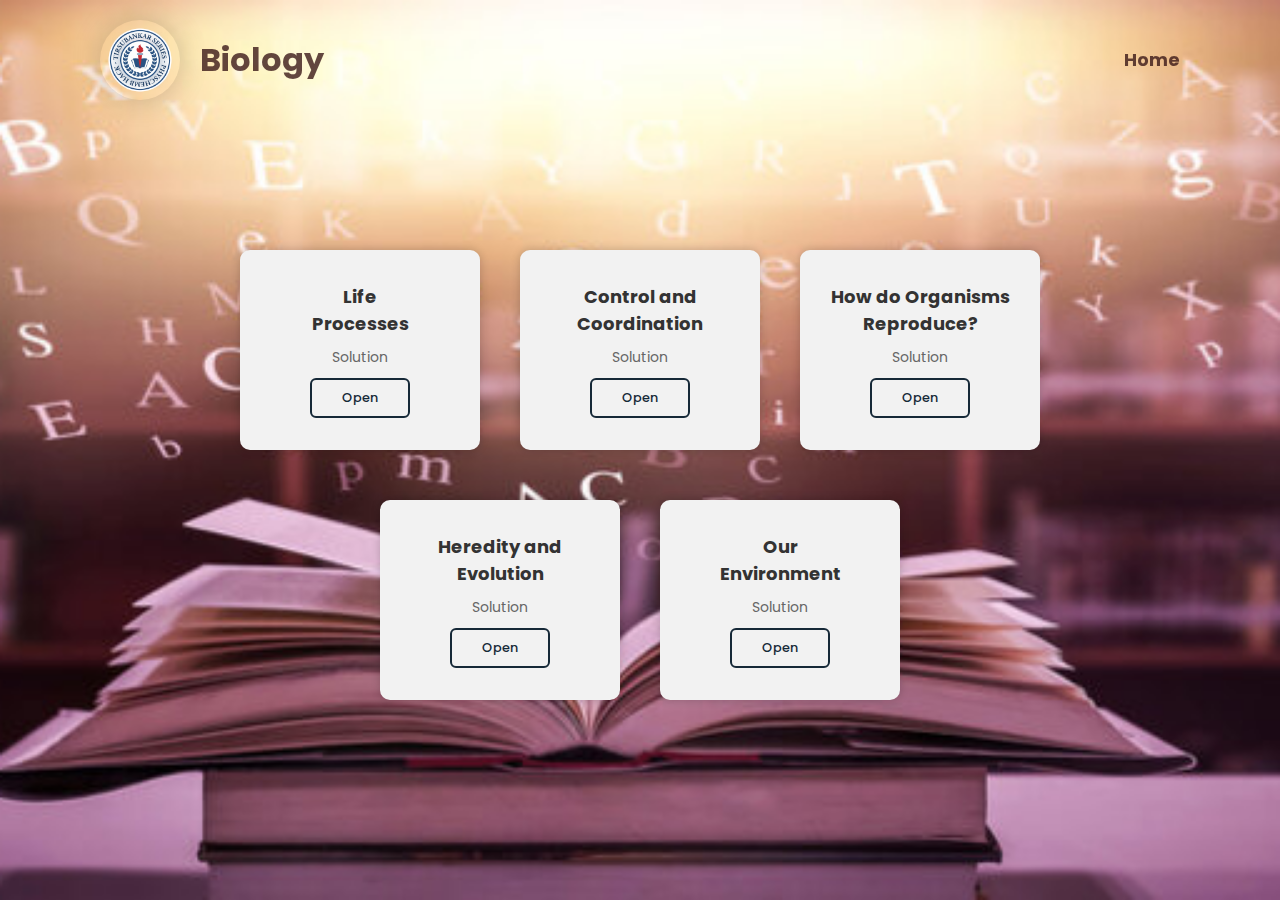
<file: bio.html>
<!DOCTYPE html>
<html lang="en">

<head>
    <link rel="stylesheet" href="style.css">
    <link rel="shortcut icon" type="x-icon" href="img/logo.png">
    <meta charset="UTF-8">
    <meta http-equiv="X-UA-Compatible" content="IE=edge">
    <meta name="viewport" content="width=device-width, initial-scale=1.0">
    <title>Tirsubankar Series - Biology</title>
</head>

<body>
    <header>
        <div class="mainm">
            <img src="img/logo.png" alt="Logo" class="logo1">
        <h2 class="logo">Biology</h2>
        </div>
        <nav class="navigation">
            <a href="index.html">Home</a>
        </nav>
    </header>
    


<div class="main-">
    
    <div class="container1">
    
        <div class="product-card1">
            <div class="product-info">
                <h3>Life <br> Processes </h3>
                <p>Solution</p>
                <a href="https://drive.google.com/file/d/1E7NQNswsSBxD-C9VWSW4lxyxaqNk6zhR/view?usp=share_link" target="_blank"><button class="mainbtn">Open</button></a>
            </div>
        </div>
    
    
        
        <div class="product-card1">
            <div class="product-info">
                <h3>Control and <br> Coordination</h3>
                <p>Solution</p>
                <a href="#"><button class="mainbtn">Open</button></a>
            </div>
        </div>
        
        <div class="product-card1">
            <div class="product-info">
                <h3>How do Organisms Reproduce?</h3>
                <p>Solution</p>
                <a href="#"><button class="mainbtn">Open</button></a>
            </div>
        </div>
    
    </div>
    <div class="container1">
        
        <div class="product-card1">
            <div class="product-info">
                <h3>Heredity and <br> Evolution </h3>
                <p>Solution</p>
                <a href="#"><button class="mainbtn">Open</button></a>
            </div>
        </div>

        
        
        <div class="product-card1">
            <div class="product-info">
                <h3>Our <br> Environment</h3>
                <p>Solution</p>
                <a href="#"><button class="mainbtn">Open</button></a>
            </div>
        </div>
    
    </div>
</div>
    



</body>

</html>
</file>
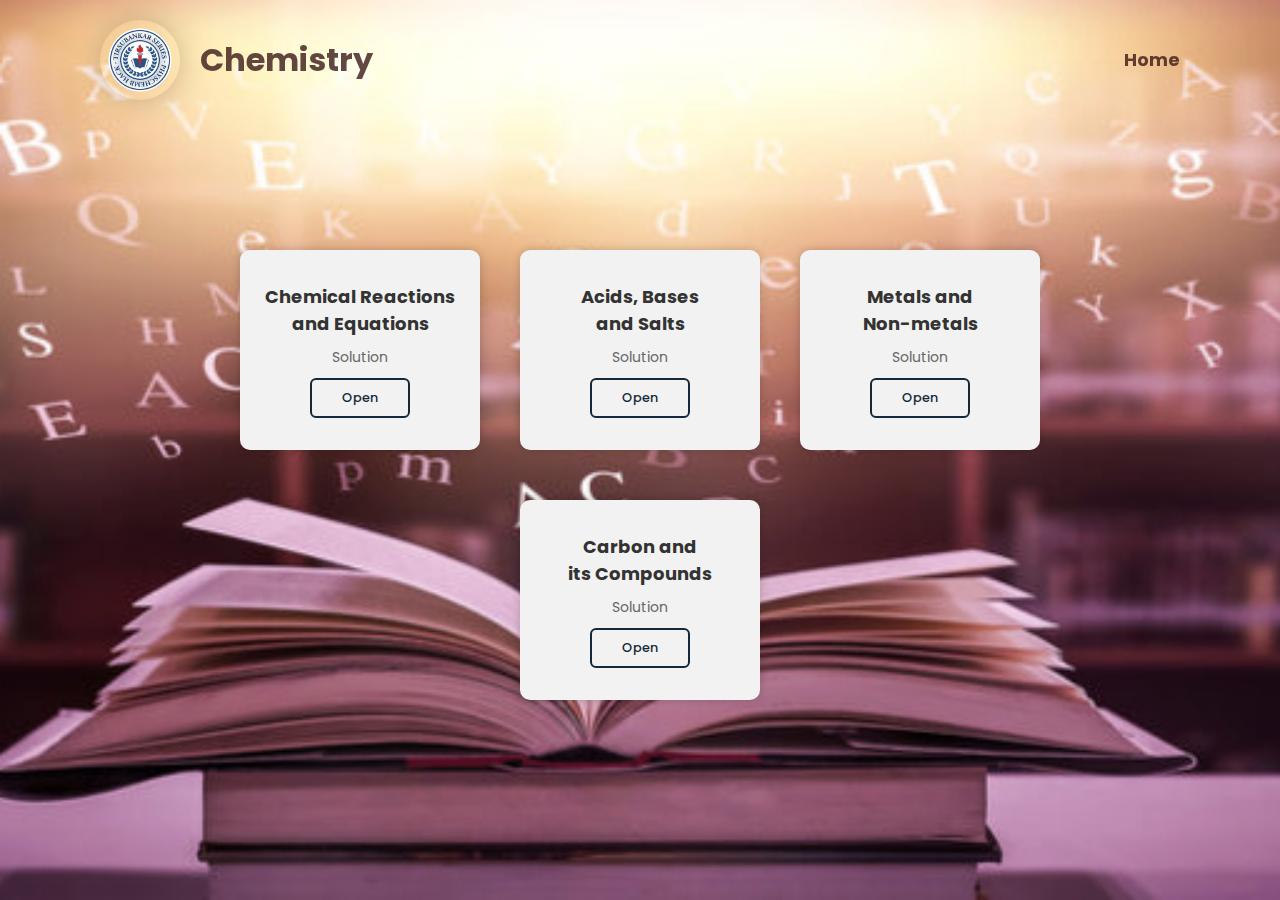
<file: chem.html>
<!DOCTYPE html>
<html lang="en">

<head>
    <link rel="stylesheet" href="style.css">
    <link rel="shortcut icon" type="x-icon" href="img/logo.png">
    <meta charset="UTF-8">
    <meta http-equiv="X-UA-Compatible" content="IE=edge">
    <meta name="viewport" content="width=device-width, initial-scale=1.0">
    <title>Tirsubankar Series - Chemistry</title>
</head>

<body>
    <header>
        <div class="mainm">
            <img src="img/logo.png" alt="Logo" class="logo1">
        <h2 class="logo">Chemistry</h2>
        </div>
        <nav class="navigation">
            <a href="index.html">Home</a>
        </nav>
    </header>
    

    

<div class="main-">
    
    <div class="container1">
    
        <div class="product-card1">
            <div class="product-info">
                <h3>Chemical Reactions <br> and Equations  </h3>
                <p>Solution</p>
                <a href#"><button class="mainbtn">Open</button></a>
            </div>
        </div>
    
    
        
        <div class="product-card1">
            <div class="product-info">
                <h3>Acids, Bases <br> and Salts</h3>
                <p>Solution</p>
                <a href#"><button class="mainbtn">Open</button></a>
            </div>
        </div>
        
        <div class="product-card1">
            <div class="product-info">
                <h3>Metals and <br> Non-metals</h3>
                <p>Solution</p>
                <a href="#"><button class="mainbtn">Open</button></a>
            </div>
        </div>
    
    </div>
    <div class="container1">
        
        <div class="product-card1">
            <div class="product-info">
                <h3>Carbon and <br> its Compounds </h3>
                <p>Solution</p>
                <a href="#"><button class="mainbtn">Open</button></a>
            </div>
        </div>
    
    
        
    </div>
</div>



</body>

</html>
</file>
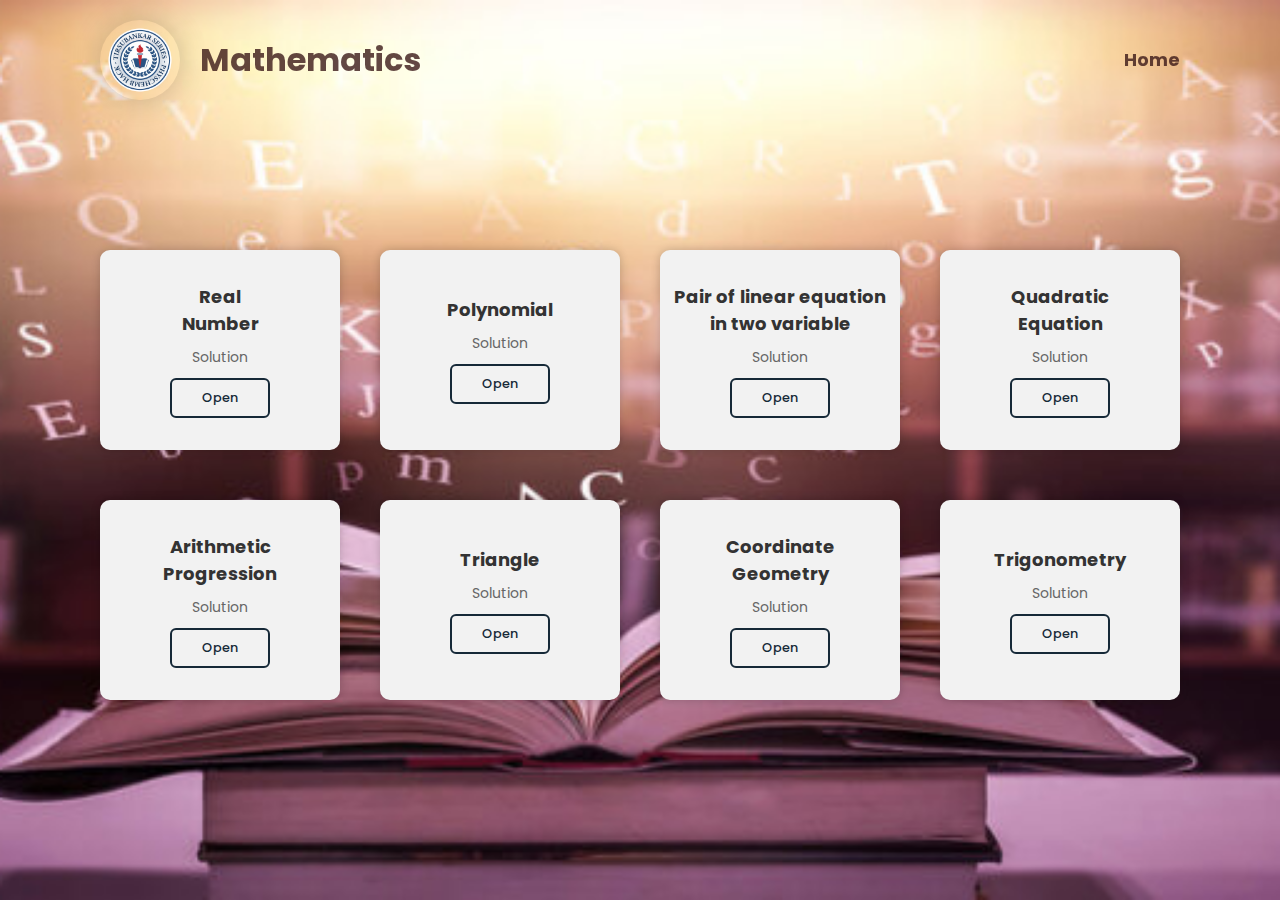
<file: math.html>
<!DOCTYPE html>
<html lang="en">

<head>
    <link rel="stylesheet" href="style.css">
    <link rel="shortcut icon" type="x-icon" href="img/logo.png">
    <meta charset="UTF-8">
    <meta http-equiv="X-UA-Compatible" content="IE=edge">
    <meta name="viewport" content="width=device-width, initial-scale=1.0">
    <title>Mathematics</title>
</head>

<body>
    <header>
        <div class="mainm">
            <img src="img/logo.png" alt="Logo" class="logo1">
        <h2 class="logo">Mathematics</h2>
        </div>
        <nav class="navigation">
            <a href="index.html">Home</a>
        </nav>
    </header>
    


<div class="main-">
    
    <div class="container1">
    
        <div class="product-card1">
            <div class="product-info">
                <h3>Real <br> Number </h3>
                <p>Solution</p>
                <a href="#" target="_blank"><button class="mainbtn">Open</button></a>
            </div>
        </div>
    
    
        
        <div class="product-card1">
            <div class="product-info">
                <h3>Polynomial</h3>
                <p>Solution</p>
                <a href="#"><button class="mainbtn">Open</button></a>
            </div>
        </div>
        
        <div class="product-card1">
            <div class="product-info">
                <h3>Pair of linear equation in two variable</h3>
                <p>Solution</p>
                <a href="#"><button class="mainbtn">Open</button></a>
            </div>
        </div>

        
        
        <div class="product-card1">
            <div class="product-info">
                <h3>Quadratic<br> Equation </h3>
                <p>Solution</p>
                <a href="#"><button class="mainbtn">Open</button></a>
            </div>
        </div>

    
    </div>
    <div class="container1">

        
        
        <div class="product-card1">
            <div class="product-info">
                <h3>Arithmetic <br> Progression</h3>
                <p>Solution</p>
                <a href="#"><button class="mainbtn">Open</button></a>
            </div>
        </div>
    
    
        
        <div class="product-card1">
            <div class="product-info">
                <h3>Triangle</h3>
                <p>Solution</p>
                <a href="#"><button class="mainbtn">Open</button></a>
            </div>
        </div>

        
        
        <div class="product-card1">
            <div class="product-info">
                <h3>Coordinate<br> Geometry </h3>
                <p>Solution</p>
                <a href="#"><button class="mainbtn">Open</button></a>
            </div>
        </div>
        
        
        <div class="product-card1">
            <div class="product-info">
                <h3>Trigonometry</h3>
                <p>Solution</p>
                <a href="#"><button class="mainbtn">Open</button></a>
            </div>
        </div>
    </div>
</div>
    



</body>

</html>
</file>
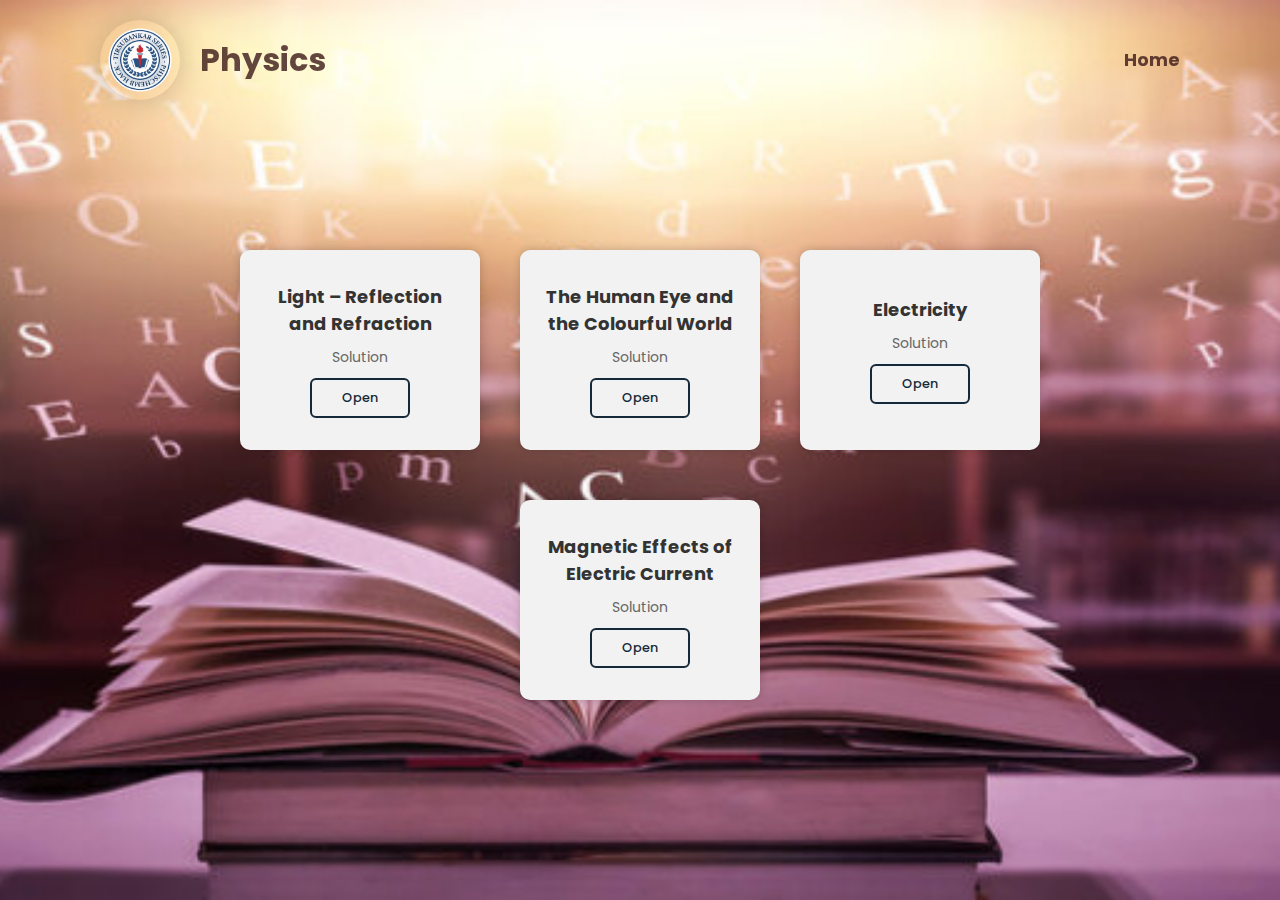
<file: phy.html>
<!DOCTYPE html>
<html lang="en">

<head>
    <link rel="stylesheet" href="style.css">
    <link rel="shortcut icon" type="x-icon" href="img/logo.png">
    <meta charset="UTF-8">
    <meta http-equiv="X-UA-Compatible" content="IE=edge">
    <meta name="viewport" content="width=device-width, initial-scale=1.0">
    <title>Tirsubankar Series - Physics</title>
</head>

<body>
    <header>
        <div class="mainm">
            <img src="img/logo.png" alt="Logo" class="logo1">
        <h2 class="logo">Physics</h2>
        </div>
        <nav class="navigation">
            <a href="index.html">Home</a>
        </nav>
    </header>
    
    <div class="main-">
        
    <div class="container1">
    
        <div class="product-card1">
            <div class="product-info">
                <h3>Light – Reflection <BR> and Refraction </h3>
                <p>Solution</p>
                <a href=#"><button class="mainbtn">Open</button></a>
            </div>
        </div>
    
    
        
        <div class="product-card1">
            <div class="product-info">
                <h3>The Human Eye and <BR> the Colourful World </h3>
                <p>Solution</p>
                <a href=#"><button class="mainbtn">Open</button></a>
            </div>
        </div>
        
        <div class="product-card1">
            <div class="product-info">
                <h3>Electricity</h3>
                <p>Solution</p>
                <a href="#"><button class="mainbtn">Open</button></a>
            </div>
        </div>

    </div>
    <div class="container1">

        <div class="product-card1">
            <div class="product-info">
                <h3>Magnetic Effects of <br> Electric Current </h3>
                <p>Solution</p>
                <a href="#"><button class="mainbtn">Open</button></a>
            </div>
        </div>
    </div>
    </div>

</body>

</html>
</file>
<file: style.css>
@import url('https://fonts.googleapis.com/css2?family=Poppins:wght@500&display=swap');

* {
    font-family: 'Poppins', sans-serif;
    margin: 0;
    padding: 0;
    box-sizing: border-box;
}

body {
    display: flex;
    justify-content: center;
    align-items: center;
    text-align: center;
    min-height: 100vh;
    background: url(img/background.jpg) no-repeat;
    background-size: cover;
    background-position: center;
}

.container {

    display: flex;
    justify-content: center;
    align-items: center;
    text-align: center;
}

header {
    position: fixed;
    top: 0;
    left: 0;
    width: 100%;
    padding: 20px 100px;
    display: flex;
    justify-content: space-between;
    align-items: center;
    z-index: 99;
}

.mainm {
    display: flex;
    justify-content: center;
    align-items: center;
    text-align: center;
}

.logo1 {
    width: 80px;
    border-radius: 100%;
    margin-right: 20px;
    box-shadow: 0 0 30px rgba(0, 0, 0, 0.2);
}

.logo {
    font-size: 2em;
    color: #381616c9;
    user-select: none;
}

.navigation a {
    position: relative;
    font-size: 1.1em;
    color: #381616c9;
    text-decoration: none;
    font-weight: 500;
    margin-left: 40px;
    font-weight: bold;
}

.navigation a::after {
    content: '';
    position: absolute;
    left: 0;
    bottom: -6px;
    width: 100%;
    height: 3px;
    background: #fff;
    border-radius: 5px;
    transform-origin: right;
    transform: scaleX(0);
    transition: transform .5s;
}

.navigation a:hover::after {
    transform-origin: left;
    transform: scaleX(1);
}

.navigation .btnLogin-popup {
    width: 130px;
    height: 50px;
    background: transparent;
    border: 2px solid #fff;
    outline: none;
    border-radius: 6px;
    cursor: pointer;
    font-size: 1.1em;
    color: #fff;
    font-weight: 500;
    margin-left: 40px;
    transition: .5s;
}

.navigation .btnLogin-popup:hover {
    background: #fff;
    color: #162938;
}

.wrapper .form-box.login {
    transition: transform .18s ease;
    transform: translateX(0);
}

.wrapper.active .form-box.login {
    transition: none;
    transform: translateX(-400px);
}

.wrapper .form-box.register {
    position: absolute;
    transition: none;
    transform: translateX(400px);
}

.wrapper.active .form-box.register {
    transition: transform .18s ease;
    transform: translateX(0);
}

.wrapper {
    margin: 50px;
    position: absolute;
    width: 400px;
    height: 500px;
    background: transparent;
    border: 2px solid rgba(255, 255, 255, .5);
    border-radius: 20px;
    backdrop-filter: blur(20px);
    box-shadow: 0 0 30px rgba(0, 0, 0, .5);
    display: flex;
    justify-content: center;
    align-items: center;
    overflow: hidden;
    transform: scale(0);
    transition: transform .5s ease, height .2s ease;
}

.wrapper.active-popup {
    transform: scale(1);
}

.wrapper.active {
    height: 510px;
}

.wrapper .form-box {
    width: 100%;
    padding: 30px;
}

.form-box h2 {
    font-size: 2em;
    color: #162938;
    text-align: center;
}

.input-box {
    position: relative;
    width: 100%;
    height: 50px;
    border-bottom: 2px solid #162938;
    margin: 30px 0;
}

.input-box label {
    position: absolute;
    top: 50%;
    left: 5px;
    transform: translateY(-50%);
    font-size: 1em;
    color: #162938;
    font-weight: 500;
    pointer-events: none;
    transition: .5s;
}

.input-box input:focus~label,
.input-box input:valid~label {
    top: -5px;
}

.input-box input {
    width: 100%;
    height: 100%;
    background: transparent;
    border: none;
    outline: none;
    font-size: 0.8em;
    color: #162938;
    font-weight: 600;
    padding: 0 35px 0 5px;
}

.input-box .icon {
    position: absolute;
    right: 8px;
    font-size: 1.2em;
    color: #162938;
    line-height: 57px;
}

.remember-forget {
    font-size: .9em;
    color: #162938;
    font-weight: 500;
    margin: -15px 0 15px;
    display: flex;
    justify-content: space-between;
}

.remember-forget label input {
    accent-color: #162938;
    margin-right: 3px;
}

.remember-forget a {
    color: #162938;
    text-decoration: none;
    font-size: 1em;
    margin-left: 30px;
}

.remember-forget a:hover {
    text-decoration: underline;
}

.btn {
    width: 100%;
    height: 45px;
    background: #162938;
    border: none;
    outline: none;
    border-radius: 6px;
    cursor: pointer;
    color: #fff;
    font-size: 1em;
    font-weight: 500;
}

.wrapper .icon-close {
    position: absolute;
    top: 0;
    right: 0;
    width: 45px;
    height: 45px;
    background: #162938;
    font-size: 2em;
    color: #fff;
    display: flex;
    justify-content: center;
    align-items: center;
    border-bottom-left-radius: 20px;
    cursor: pointer;
    z-index: 1;
}

.main-forget {
    font-size: .9em;
    color: #162938;
    font-weight: 500;
    margin: 15px 0 15px;
    display: flex;
    justify-content: space-between;
}

.main-forget label input {
    accent-color: #162938;
    margin-right: 3px;
}

.main-forget a {
    color: #162938;
    text-decoration: none;
    font-size: 1em;
    margin-left: 30px;
}

.main-forget a:hover {
    text-decoration: underline;
}




.product-card {
    height: 410px;
    width: 280px;
    display: flex;
    flex-direction: column;
    background-color: #f2f2f2;
    border-radius: 10px;
    box-shadow: 0px 0px 10px rgba(0, 0, 0, 0.2);
    overflow: hidden;
    margin: 20px;
    max-width: 300px;
}

.product-card img {
    max-width: 100%;
    height: 250px;
    object-fit: cover;
}

.product-card .product-info {
    padding: 10px;
}

.product-card h3 {
    margin: 0;
    font-size: 18px;
    font-weight: bold;
    color: #333;
    margin-bottom: 10px;
}

.product-card p {
    margin: 0;
    font-size: 14px;
    color: #666;
    margin-bottom: 10px;
}

.product-card button {
    width: 100px;
    height: 40px;
    background: transparent;
    border: 2px solid #162938;
    outline: none;
    border-radius: 6px;
    cursor: pointer;
    font-size: .8em;
    color: #162938;
    font-weight: 500;
    transition: .3s;
}

.product-card button:hover {
    background: #162938;
    color: #fff;
}







.product-card2 {
    height: 390px;
    width: 280px;
    display: flex;
    flex-direction: column;
    background-color: #f2f2f2;
    border-radius: 10px;
    box-shadow: 0px 0px 10px rgba(0, 0, 0, 0.2);
    overflow: hidden;
    margin: 20px;
    max-width: 300px;
}

.product-card2 img {
    max-width: 100%;
    height: 250px;
    object-fit: cover;
}

.product-card2 .product-info {
    padding: 10px;
}

.product-card2 h3 {
    margin: 0;
    font-size: 18px;
    font-weight: bold;
    color: #333;
    margin-bottom: 10px;
}

.product-card2 p {
    margin: 0;
    font-size: 14px;
    color: #666;
    margin-bottom: 10px;
}

.product-card2 button {
    width: 100px;
    height: 40px;
    background: transparent;
    border: 2px solid #162938;
    outline: none;
    border-radius: 6px;
    cursor: pointer;
    font-size: .8em;
    color: #162938;
    font-weight: 500;
    transition: .3s;
}

.product-card2 button:hover {
    background: #162938;
    color: #fff;
}







.main-container {
    background: transparent;
    border: 2px solid rgba(255, 255, 255, .5);
    border-radius: 20px;
    backdrop-filter: blur(20px);
    box-shadow: 0 0 30px rgba(0, 0, 0, .5);
    width: 800px;
    height: 400px;
    display: flex;
    justify-content: center;
    align-items: center;
}


.container1 {
    margin-top: 50px;
    display: flex;
}

.main- {
    display: flex;
    flex-direction: column;
    justify-content: center;
    align-items: center;
    margin: 50px;
}




.product-card1 {
    height: 200px;
    width: 240px;
    display: flex;
    justify-content: center;
    align-items: center;
    text-align: center;
    flex-direction: column;
    background-color: #f2f2f2;
    border-radius: 10px;
    box-shadow: 0px 0px 10px rgba(0, 0, 0, 0.2);
    overflow: hidden;
    margin-left: 20px;
    margin-right: 20px;
    max-width: 300px;
}

.product-card1 .product-info {
    padding: 10px;
}

.product-card1 h3 {
    margin: 0;
    font-size: 18px;
    font-weight: bold;
    color: #333;
    margin-bottom: 10px;
}

.product-card1 p {
    margin: 0;
    font-size: 14px;
    color: #666;
    margin-bottom: 10px;
}

.product-card1 button {
    width: 100px;
    height: 40px;
    background: transparent;
    border: 2px solid #162938;
    outline: none;
    border-radius: 6px;
    cursor: pointer;
    font-size: .8em;
    color: #162938;
    font-weight: 500;
    transition: .3s;
}

.product-card1 button:hover {
    background: #162938;
    color: #fff;
}




.container {
    margin-top: 55px;
    width: 100%;
    height: 95%;
    display: flex;
    justify-content: center;
    align-items: center;
    padding: 20px 100px;
}

.container:after {
    content: '';
    position: absolute;
    width: 100%;
    height: 95%;
    left: 0;
    top: 0;
    background: url("img/DNA-Genetics.gif") no-repeat center;
    background-size: cover;
    filter: blur(100100px);
    z-index: -1;
}

.contact-box {
    max-width: 850px;
    display: grid;
    grid-template-columns: repeat(2, 1fr);
    justify-content: center;
    align-items: center;
    text-align: center;
    background-color: #ffffff00;
    box-shadow: 0px 0px 19px 5px rgba(0, 0, 0, 0);
}

.left {
    background: url("img/background.png") no-repeat center;
    background-size: cover;
    height: 100%;
}

.right {
    padding: 25px 40px;
}

.header {
    position: relative;
    padding: 0 0 10px;
    margin-bottom: 15px;
    color: #162938;
}

.header:after {
    content: '';
    position: absolute;
    left: 50%;
    bottom: 0;
    transform: translateX(-50%);
    height: 4px;
    width: 50px;
    border-radius: 2px;
    background-color: #ffffff;
}

.field {
    width: 100%;
    border: 2px solid rgba(0, 0, 0, 0);
    outline: none;
    background-color: rgb(230, 230, 230);
    padding: 0.5rem 1rem;
    font-size: .9rem;
    margin-bottom: 22px;
    transition: .3s;
    border-radius: 5px;
}

.field:hover {
    background-color: rgba(0, 0, 0, 0.1);
}

textarea {
    min-height: 150px;
}

.btn1 {
    width: 42%;
    margin: 0 5px 0 5px;
    height: 45px;
    background: rgb(230, 230, 230);
    border: none;
    outline: none;
    border-radius: 6px;
    cursor: pointer;
    color: #162938;
    font-size: 1em;
    font-weight: 500;
    border: 2px solid #162938;
    transition: .3s;
}

.btn1:hover {
    background-color: #162938;
    border: none;
    color: white;
}

.field:focus {
    border: 2px solid #162938;
    background-color: #fff;
}

@media screen and (max-width: 1000px) {
    .contact-box {
        grid-template-columns: 1fr;
    }

    .container {
        margin-top: 100px;
    }

    .contact-box {
        width: 320px;
    }

    .left {
        height: 200px;
    }
}


@media screen and (max-width: 1000px) {
    body {
        display: flex;
        flex-direction: column;
    }

    .logo1 {
        width: 40px;
    }

    .main- {
        width: 90%;
        margin-top: 0;
    }

    .mainm {
        margin-right: 50px;
    }

    .product-card1 {
        width: 250px;
        margin-top: 20px;
    }

    header {
        justify-content: space-evenly;
    }

    .logo {
        font-size: .9em;
    }

    .wrapper {
        top: 17%;
        position: fixed;
    }

    header {
        backdrop-filter: blur(20px);
    }

    .container1 {
        display: flex;
        flex-direction: column;
        margin-top: 100px;
    }

    .wrapper.active {
        height: 460px;
    }

    
    .wrapper {
        width: 300px;
        height: 410px;
    }

    .wrapper .form-box h2{
        font-size: 1.4em;
    }

    .input-box label {
        font-size: .8em;
    }

    .input-box input{
        font-size: .7em;
    }

    .remember-forget {
        font-size: .7em;
    }

    .main-forget {
        font-size: .7em;
    }

    .btn {
        font-size: .9em;
    }

    .navigation a {
        font-size: .7em;
        margin-left: 15px;
        margin-bottom: 5px;
    }

    .navigation a::after {
        height: 2px;
    }

    .navigation .btnLogin-popup {
        width: 100px;
        height: 35px;
        font-size: .8em;
        font-weight: 500;
        margin-top: 10px;
        margin-left: 15px;
    }

    .container {
        display: flex;
        flex-direction: column;
    }

    .product-card {
        height: 350px;
        width: 240px;
        display: flex;
        flex-direction: column;
        background-color: #f2f2f2;
        border-radius: 10px;
        box-shadow: 0px 0px 10px rgba(0, 0, 0, 0.2);
        overflow: hidden;
        margin-top: 20px;
        max-width: 300px;
    }

    .product-card img {
        max-width: 100%;
        height: 210px;
        object-fit: cover;
    }

    .product-card h3 {
        margin: 0;
        font-size: 15px;
        font-weight: bold;
        color: #333;
        margin-bottom: 10px;
    }

    .product-card p {
        margin: 0;
        font-size: 12px;
        color: #666;
        margin-bottom: 10px;
    }

    .product-card button {
        width: 80px;
        height: 35px;
        background: transparent;
        border: 2px solid #162938;
        outline: none;
        border-radius: 6px;
        cursor: pointer;
        font-size: .7em;
        color: #162938;
        font-weight: 500;
        transition: .3s;
    }
}
</file>
